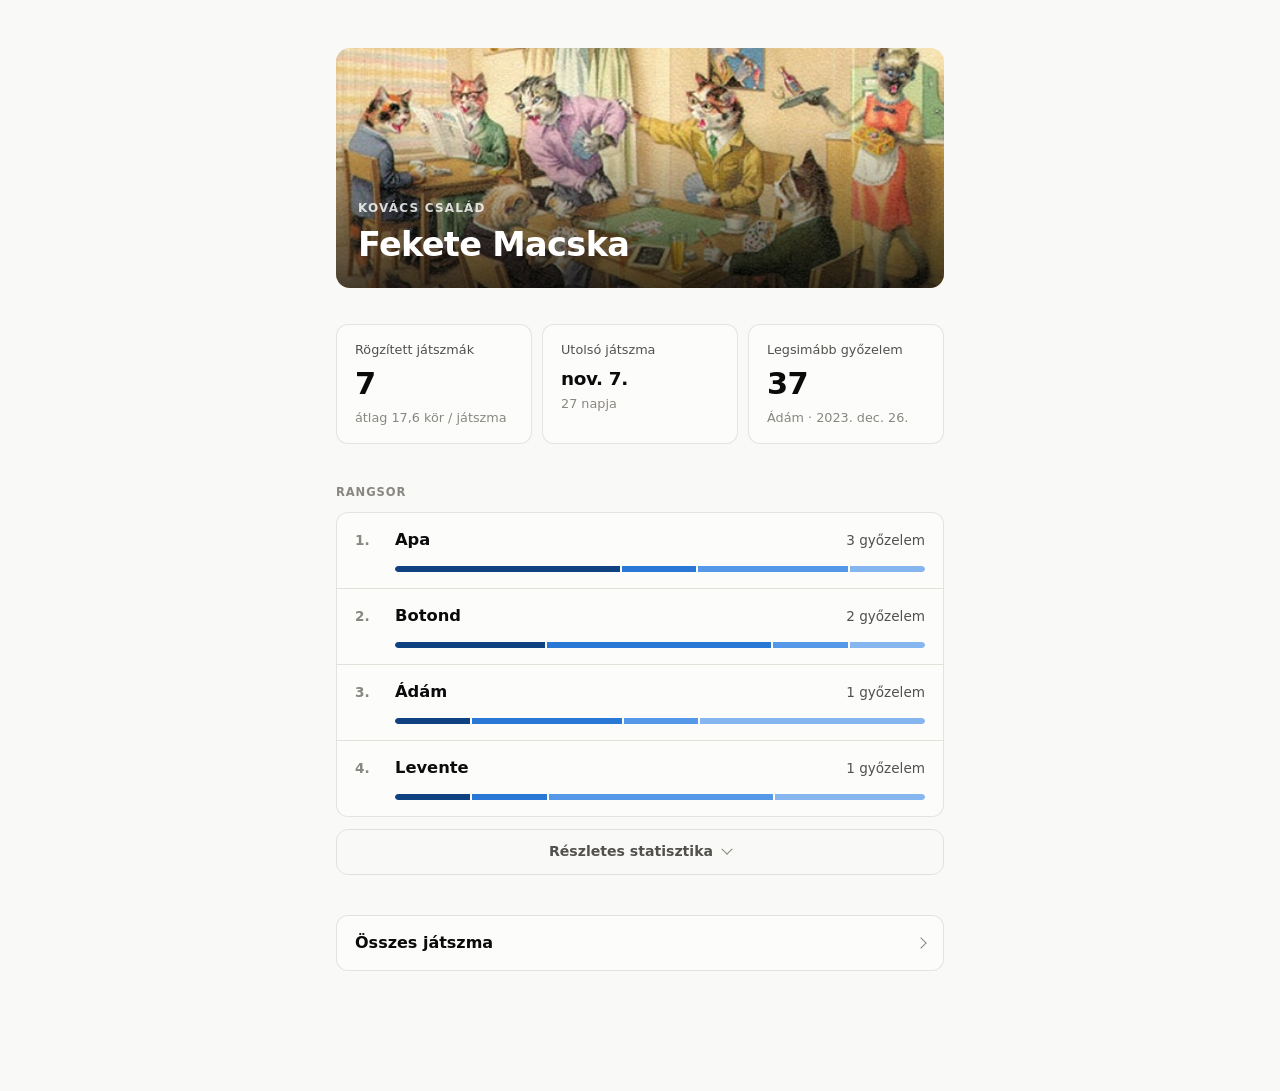
<file: index.html>
<!DOCTYPE html>
<html lang="hu">
<head>
<meta charset="UTF-8">
<meta name="viewport" content="width=device-width, initial-scale=1">
<meta name="robots" content="noindex, nofollow">
<title>Kovács család: Fekete Macska</title>
<link rel="stylesheet" href="assets/style.css?v=20261110121046">
</head>
<body>
<div class="page">
  <header class="hero">
    <div class="hero-text">
      <p class="hero-eyebrow">Kovács család</p>
      <h1>Fekete Macska</h1>
    </div>
  </header>

  <div id="status" class="status"></div>

  <section>
    <div class="tiles">
      <div class="tile">
        <div class="tile-label">Rögzített játszmák</div>
        <div class="tile-value" id="game-count">–</div>
        <div class="tile-sub" id="avg-rounds"></div>
      </div>
      <div class="tile">
        <div class="tile-label">Utolsó játszma</div>
        <div class="tile-value small" id="last-date">–</div>
        <div class="tile-sub" id="last-ago"></div>
      </div>
      <div class="tile">
        <div class="tile-label">Legsimább győzelem</div>
        <div class="tile-value" id="best-score">–</div>
        <div class="tile-sub" id="best-who"></div>
      </div>
    </div>
  </section>

  <section>
    <h2>Rangsor</h2>
    <ol class="ranking" id="ranking"></ol>
    <button class="toggle" id="details-toggle" aria-expanded="false" aria-controls="details">
      Részletes statisztika <span class="chevron"></span>
    </button>
    <div class="table-wrap" id="details" hidden>
      <table class="stats-table">
        <thead id="details-head"></thead>
        <tbody id="details-body"></tbody>
      </table>
    </div>
  </section>

  <section>
    <a class="nav-link" href="jatszmak/">Összes játszma <span class="chevron"></span></a>
  </section>
</div>

<script type="module" src="assets/main.js?v=20261110121046"></script>
</body>
</html>
</file>
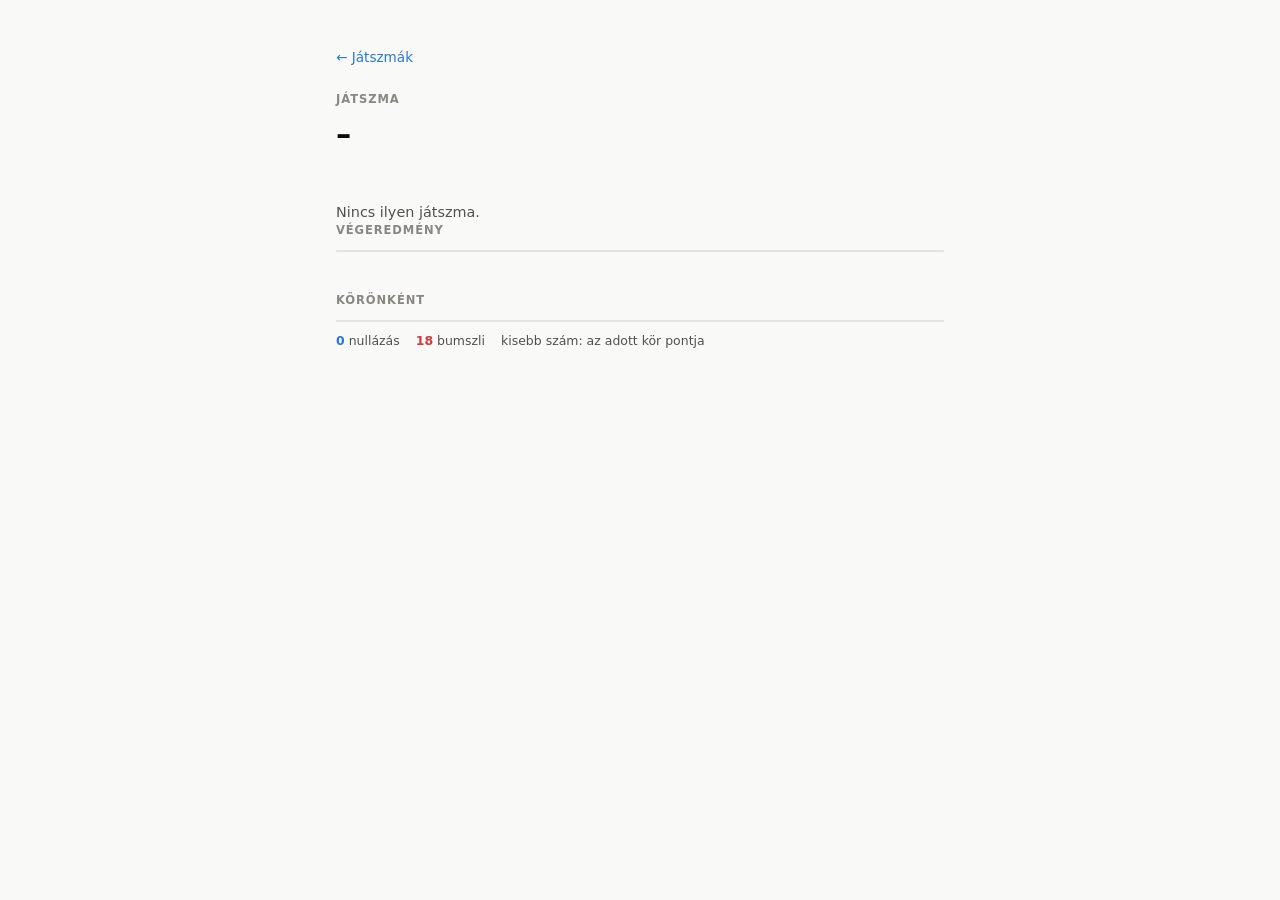
<file: jatszma/index.html>
<!DOCTYPE html>
<html lang="hu">
<head>
<meta charset="UTF-8">
<meta name="viewport" content="width=device-width, initial-scale=1">
<meta name="robots" content="noindex, nofollow">
<title>Játszma · Kovács család: Fekete Macska</title>
<link rel="stylesheet" href="../assets/style.css?v=20261110121046">
</head>
<body>
<div class="page">
  <p class="back"><a href="../jatszmak/">← Játszmák</a></p>
  <header>
    <p class="eyebrow" id="subtitle">Játszma</p>
    <h1 id="title">–</h1>
    <p class="game-meta" id="meta"></p>
  </header>

  <div id="status" class="status"></div>

  <section>
    <h2>Végeredmény</h2>
    <ol class="ranking" id="result"></ol>
  </section>

  <section>
    <h2>Körönként</h2>
    <div class="table-wrap">
      <table>
        <thead id="thead"></thead>
        <tbody id="tbody"></tbody>
        <tfoot id="tfoot"></tfoot>
      </table>
    </div>
    <p class="legend">
      <span><span class="mark zero">0</span> nullázás</span>
      <span><span class="mark bumszli">18</span> bumszli</span>
      <span>kisebb szám: az adott kör pontja</span>
    </p>
  </section>
</div>

<script type="module" src="../assets/detail.js?v=20261110121046"></script>
</body>
</html>
</file>
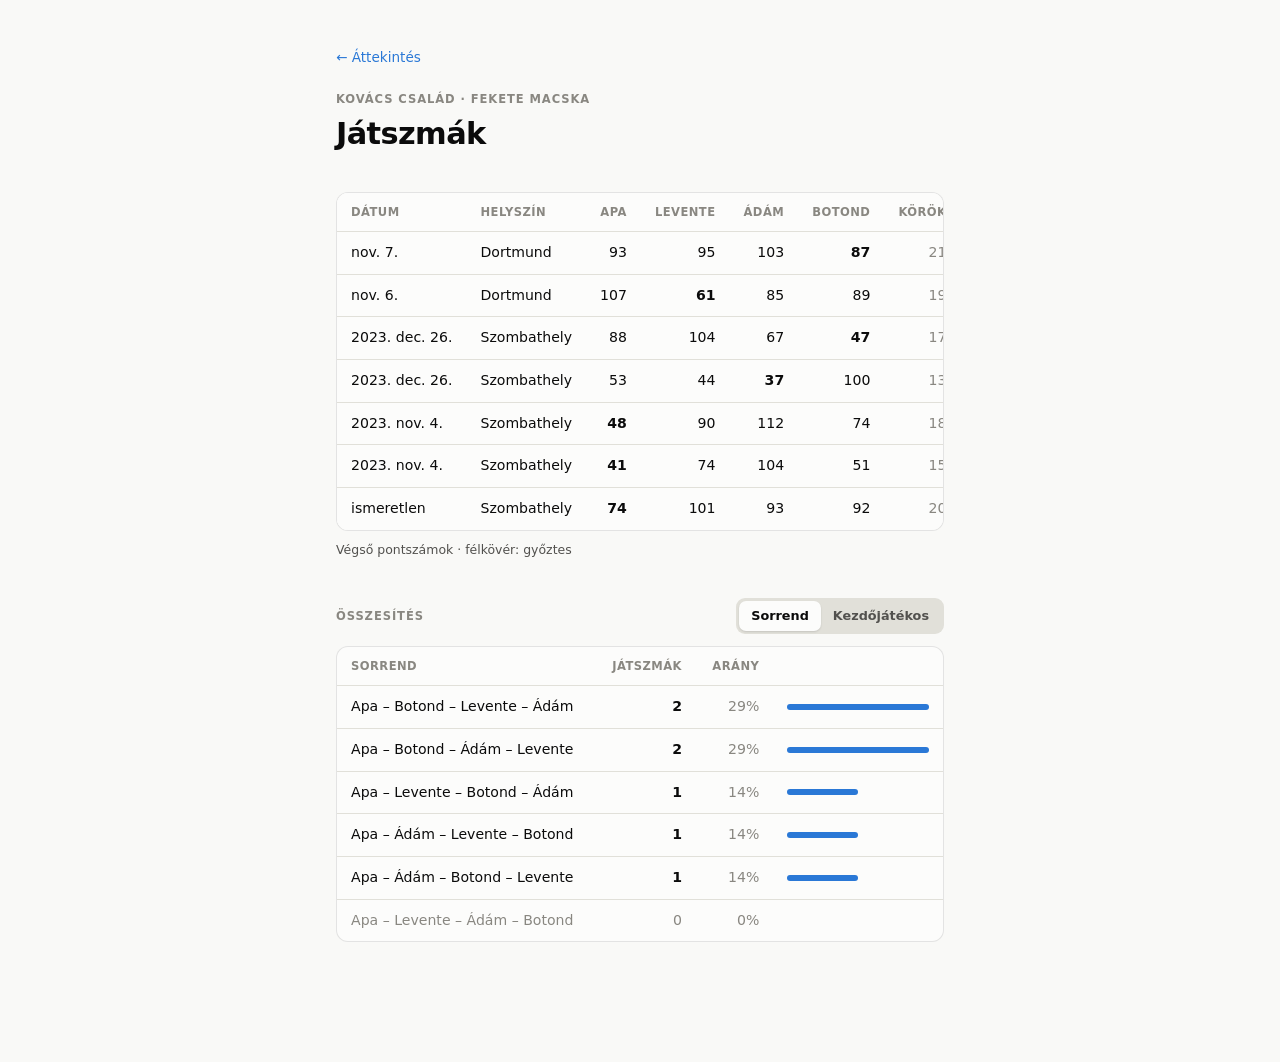
<file: jatszmak/index.html>
<!DOCTYPE html>
<html lang="hu">
<head>
<meta charset="UTF-8">
<meta name="viewport" content="width=device-width, initial-scale=1">
<meta name="robots" content="noindex, nofollow">
<title>Játszmák · Kovács család: Fekete Macska</title>
<link rel="stylesheet" href="../assets/style.css?v=20261110121046">
</head>
<body>
<div class="page">
  <p class="back"><a href="../">← Áttekintés</a></p>
  <header>
    <p class="eyebrow">Kovács család · Fekete Macska</p>
    <h1>Játszmák</h1>
  </header>

  <div id="status" class="status"></div>

  <section>
    <div class="table-wrap">
      <table class="games-table">
        <thead id="thead"></thead>
        <tbody id="tbody"></tbody>
      </table>
    </div>
    <p class="legend">Végső pontszámok · félkövér: győztes</p>
  </section>

  <section>
    <div class="section-head">
      <h2>Összesítés</h2>
      <div class="segmented" role="tablist" id="summary-switch">
        <button role="tab" aria-selected="true" data-mode="seating">Sorrend</button>
        <button role="tab" aria-selected="false" data-mode="starter">Kezdőjátékos</button>
      </div>
    </div>
    <div class="table-wrap">
      <table class="summary-table">
        <thead id="summary-head"></thead>
        <tbody id="summary-body"></tbody>
      </table>
    </div>
  </section>
</div>

<script type="module" src="../assets/list.js?v=20261110121046"></script>
</body>
</html>
</file>
<file: assets/style.css>
:root {
  color-scheme: light;
  --page: #f9f9f7;
  --surface: #fcfcfb;
  --text-primary: #0b0b0b;
  --text-secondary: #52514e;
  --text-muted: #898781;
  --gridline: #e1e0d9;
  --border: rgba(11, 11, 11, 0.10);
  --accent: #2a78d6;
  /* Ordinal ramp for placements, 1st darkest. */
  --place-1: #104281;
  --place-2: #2a78d6;
  --place-3: #5598e7;
  --place-4: #86b6ef;
}

@media (prefers-color-scheme: dark) {
  :root:where(:not([data-theme="light"])) {
    color-scheme: dark;
    --page: #0d0d0d;
    --surface: #1a1a19;
    --text-primary: #ffffff;
    --text-secondary: #c3c2b7;
    --text-muted: #898781;
    --gridline: #2c2c2a;
    --border: rgba(255, 255, 255, 0.10);
    --accent: #3987e5;
    --place-1: #9ec5f4;
    --place-2: #6da7ec;
    --place-3: #3987e5;
    --place-4: #256abf;
  }
}

:root[data-theme="dark"] {
  color-scheme: dark;
  --page: #0d0d0d;
  --surface: #1a1a19;
  --text-primary: #ffffff;
  --text-secondary: #c3c2b7;
  --text-muted: #898781;
  --gridline: #2c2c2a;
  --border: rgba(255, 255, 255, 0.10);
  --accent: #3987e5;
  --place-1: #9ec5f4;
  --place-2: #6da7ec;
  --place-3: #3987e5;
  --place-4: #256abf;
}

* { box-sizing: border-box; }

body {
  margin: 0;
  background: var(--page);
  color: var(--text-primary);
  font-family: system-ui, -apple-system, "Segoe UI", sans-serif;
  -webkit-font-smoothing: antialiased;
  line-height: 1.4;
}

.page {
  max-width: 640px;
  margin: 0 auto;
  padding: 48px 16px 80px;
}

a { color: var(--accent); text-decoration: none; }
a:hover { text-decoration: underline; }

header { margin-bottom: 36px; }

.hero {
  position: relative;
  height: 240px;
  border-radius: 14px;
  overflow: hidden;
  background: #3a2e22 url("hero.jpg") center 35% / cover no-repeat;
  display: flex;
  align-items: flex-end;
}
.hero::after {
  content: "";
  position: absolute;
  inset: 0;
  background: linear-gradient(to top, rgba(0, 0, 0, 0.72) 0%, rgba(0, 0, 0, 0.25) 45%, rgba(0, 0, 0, 0) 70%);
}
.hero-text { position: relative; z-index: 1; padding: 20px 22px; }
.hero h1 { color: #ffffff; font-size: 2.1rem; }
.hero-eyebrow {
  margin: 0 0 4px;
  font-size: 0.75rem;
  font-weight: 600;
  letter-spacing: 0.1em;
  text-transform: uppercase;
  color: rgba(255, 255, 255, 0.82);
}

h1 {
  font-size: 1.9rem;
  font-weight: 650;
  letter-spacing: -0.02em;
  margin: 0;
}
.eyebrow {
  font-size: 0.72rem;
  font-weight: 600;
  letter-spacing: 0.08em;
  text-transform: uppercase;
  color: var(--text-muted);
  margin: 0 0 6px;
}
.back { font-size: 0.85rem; margin: 0 0 24px; }

h2 {
  font-size: 0.72rem;
  font-weight: 600;
  letter-spacing: 0.08em;
  text-transform: uppercase;
  color: var(--text-muted);
  margin: 0 0 12px;
}
section { margin-bottom: 40px; }

.status { color: var(--text-secondary); font-size: 0.9rem; }

/* Headline stat tiles */
.tiles {
  display: grid;
  grid-template-columns: repeat(3, 1fr);
  gap: 10px;
}
.tile {
  background: var(--surface);
  border: 1px solid var(--border);
  border-radius: 12px;
  padding: 16px 18px;
}
.tile-label { font-size: 0.8rem; color: var(--text-secondary); }
.tile-value {
  font-size: 1.9rem;
  font-weight: 650;
  letter-spacing: -0.02em;
  margin-top: 4px;
}
.tile-value.small { font-size: 1.15rem; line-height: 1.3; margin-top: 8px; }
.tile-sub { font-size: 0.8rem; color: var(--text-muted); margin-top: 4px; }

/* Ranking */
.ranking {
  list-style: none;
  margin: 0;
  padding: 0;
  background: var(--surface);
  border: 1px solid var(--border);
  border-radius: 12px;
  overflow: hidden;
}
.ranking > li + li { border-top: 1px solid var(--gridline); }

.rank-row {
  display: grid;
  grid-template-columns: 28px 1fr auto;
  align-items: center;
  gap: 12px;
  padding: 16px 18px;
}
.rank-num {
  font-size: 0.85rem;
  font-weight: 600;
  color: var(--text-muted);
  font-variant-numeric: tabular-nums;
}
.rank-name { font-weight: 600; font-size: 1.02rem; }
.rank-wins { font-size: 0.85rem; color: var(--text-secondary); font-variant-numeric: tabular-nums; text-align: right; }
.chevron {
  width: 8px; height: 8px;
  border-right: 1.5px solid var(--text-muted);
  border-bottom: 1.5px solid var(--text-muted);
  transform: rotate(45deg) translate(-2px, -2px);
  transition: transform 0.15s;
}
.toggle[aria-expanded="true"] .chevron { transform: rotate(-135deg) translate(-2px, -2px); }

.toggle {
  width: 100%;
  display: flex;
  justify-content: center;
  align-items: center;
  gap: 10px;
  margin-top: 12px;
  padding: 12px;
  background: none;
  border: 1px solid var(--border);
  border-radius: 12px;
  color: var(--text-secondary);
  font: inherit;
  font-size: 0.88rem;
  font-weight: 600;
  cursor: pointer;
}
.toggle:hover { border-color: var(--accent); color: var(--text-primary); }
#details { margin-top: 12px; }
#details[hidden] { display: none; }

.stats-table td:first-child { color: var(--text-secondary); }
.stats-table td:not(:first-child) { font-weight: 600; }
.row-label { display: inline-flex; align-items: center; gap: 8px; }
.stats-table tr.divider td { border-top: 1px solid var(--border); }

.placebar {
  grid-column: 2 / 4;
  display: flex;
  gap: 2px;
  height: 6px;
  border-radius: 3px;
  overflow: hidden;
  margin-top: 2px;
}
.placebar span { display: block; height: 100%; }
.placebar span:first-child { border-radius: 3px 0 0 3px; }
.placebar span:last-child { border-radius: 0 3px 3px 0; }

.swatch { width: 8px; height: 8px; border-radius: 2px; flex-shrink: 0; }

.nav-link {
  display: flex;
  justify-content: space-between;
  align-items: center;
  padding: 16px 18px;
  background: var(--surface);
  border: 1px solid var(--border);
  border-radius: 12px;
  color: var(--text-primary);
  font-weight: 600;
}
.nav-link:hover { text-decoration: none; border-color: var(--accent); }
.nav-link .chevron { transform: rotate(-45deg); }

/* Tables (games list + detail) */
.table-wrap {
  background: var(--surface);
  border: 1px solid var(--border);
  border-radius: 12px;
  overflow-x: auto;
}
table { width: 100%; border-collapse: collapse; font-size: 0.88rem; }
th, td {
  padding: 11px 14px;
  text-align: right;
  white-space: nowrap;
  font-variant-numeric: tabular-nums;
}
th:first-child, td:first-child { text-align: left; }
thead th {
  font-size: 0.72rem;
  font-weight: 600;
  letter-spacing: 0.04em;
  text-transform: uppercase;
  color: var(--text-muted);
  border-bottom: 1px solid var(--gridline);
}
tbody tr + tr td { border-top: 1px solid var(--gridline); }
tbody tr.clickable { cursor: pointer; }
tbody tr.clickable:hover td { background: var(--page); }
td.winner { font-weight: 650; }
td.muted { color: var(--text-muted); }
tfoot td {
  border-top: 1px solid var(--border);
  font-weight: 650;
}
.cum { display: block; }
.round-pts { display: block; font-size: 0.72rem; color: var(--text-muted); }
.round-pts.zero { color: var(--place-2); font-weight: 650; }
.round-pts.bumszli { color: #d03b3b; font-weight: 650; }
.mark { font-weight: 650; }
.mark.zero { color: var(--place-2); }
.mark.bumszli { color: #d03b3b; }

td.text { text-align: left; }
.games-table th:nth-child(2),
.games-table th:nth-child(8),
.games-table th:nth-child(9) { text-align: left; }
/* Keep the date visible while scrolling the wide table sideways on phones. */
.games-table th:first-child,
.games-table td:first-child {
  position: sticky;
  left: 0;
  z-index: 1;
  background: var(--surface);
}
.games-table tbody tr.clickable:hover td:first-child { background: var(--page); }

.section-head {
  display: flex;
  flex-wrap: wrap;
  justify-content: space-between;
  align-items: center;
  gap: 12px;
  margin-bottom: 12px;
}
.section-head h2 { margin: 0; }

.segmented {
  display: inline-flex;
  padding: 3px;
  border-radius: 9px;
  background: var(--gridline);
}
.segmented button {
  padding: 6px 12px;
  border: none;
  border-radius: 7px;
  background: none;
  color: var(--text-secondary);
  font: inherit;
  font-size: 0.8rem;
  font-weight: 600;
  cursor: pointer;
}
.segmented button[aria-selected="true"] {
  background: var(--surface);
  color: var(--text-primary);
  box-shadow: 0 1px 2px rgba(0, 0, 0, 0.12);
}

.summary-table td:nth-child(2) { font-weight: 600; }
.summary-table .bar-col { width: 28%; }
.share-bar {
  display: block;
  height: 6px;
  min-width: 0;
  border-radius: 3px;
  background: var(--accent);
}
.summary-table tr.zero-row td { color: var(--text-muted); font-weight: 400; }

.result-meta {
  display: block;
  font-size: 0.75rem;
  color: var(--text-muted);
  margin-top: 2px;
  text-align: right;
  white-space: nowrap;
}
.game-meta {
  display: flex;
  flex-wrap: wrap;
  gap: 6px 18px;
  margin: 10px 0 0;
  font-size: 0.85rem;
  color: var(--text-secondary);
}
.game-meta b { color: var(--text-primary); font-weight: 600; }

.legend {
  display: flex;
  gap: 16px;
  font-size: 0.78rem;
  color: var(--text-secondary);
  margin-top: 10px;
}

@media (max-width: 480px) {
  .page { padding-top: 16px; }
  .hero { height: 200px; }
  .hero h1 { font-size: 1.8rem; }
  .tiles { gap: 8px; }
  .tile { padding: 12px 12px; }
  .tile-label { font-size: 0.72rem; line-height: 1.25; }
  .tile-value { font-size: 1.5rem; }
  .tile-value.small { font-size: 1rem; }
  .tile-sub { font-size: 0.72rem; }
  table { font-size: 0.82rem; }
  th, td { padding: 10px 7px; }
  th:first-child, td:first-child { padding-left: 12px; }
  th:last-child, td:last-child { padding-right: 12px; }
  thead th { font-size: 0.64rem; letter-spacing: 0.02em; }
  .summary-table .bar-col { display: none; }
  .summary-table td:first-child { white-space: normal; }
}
</file>
